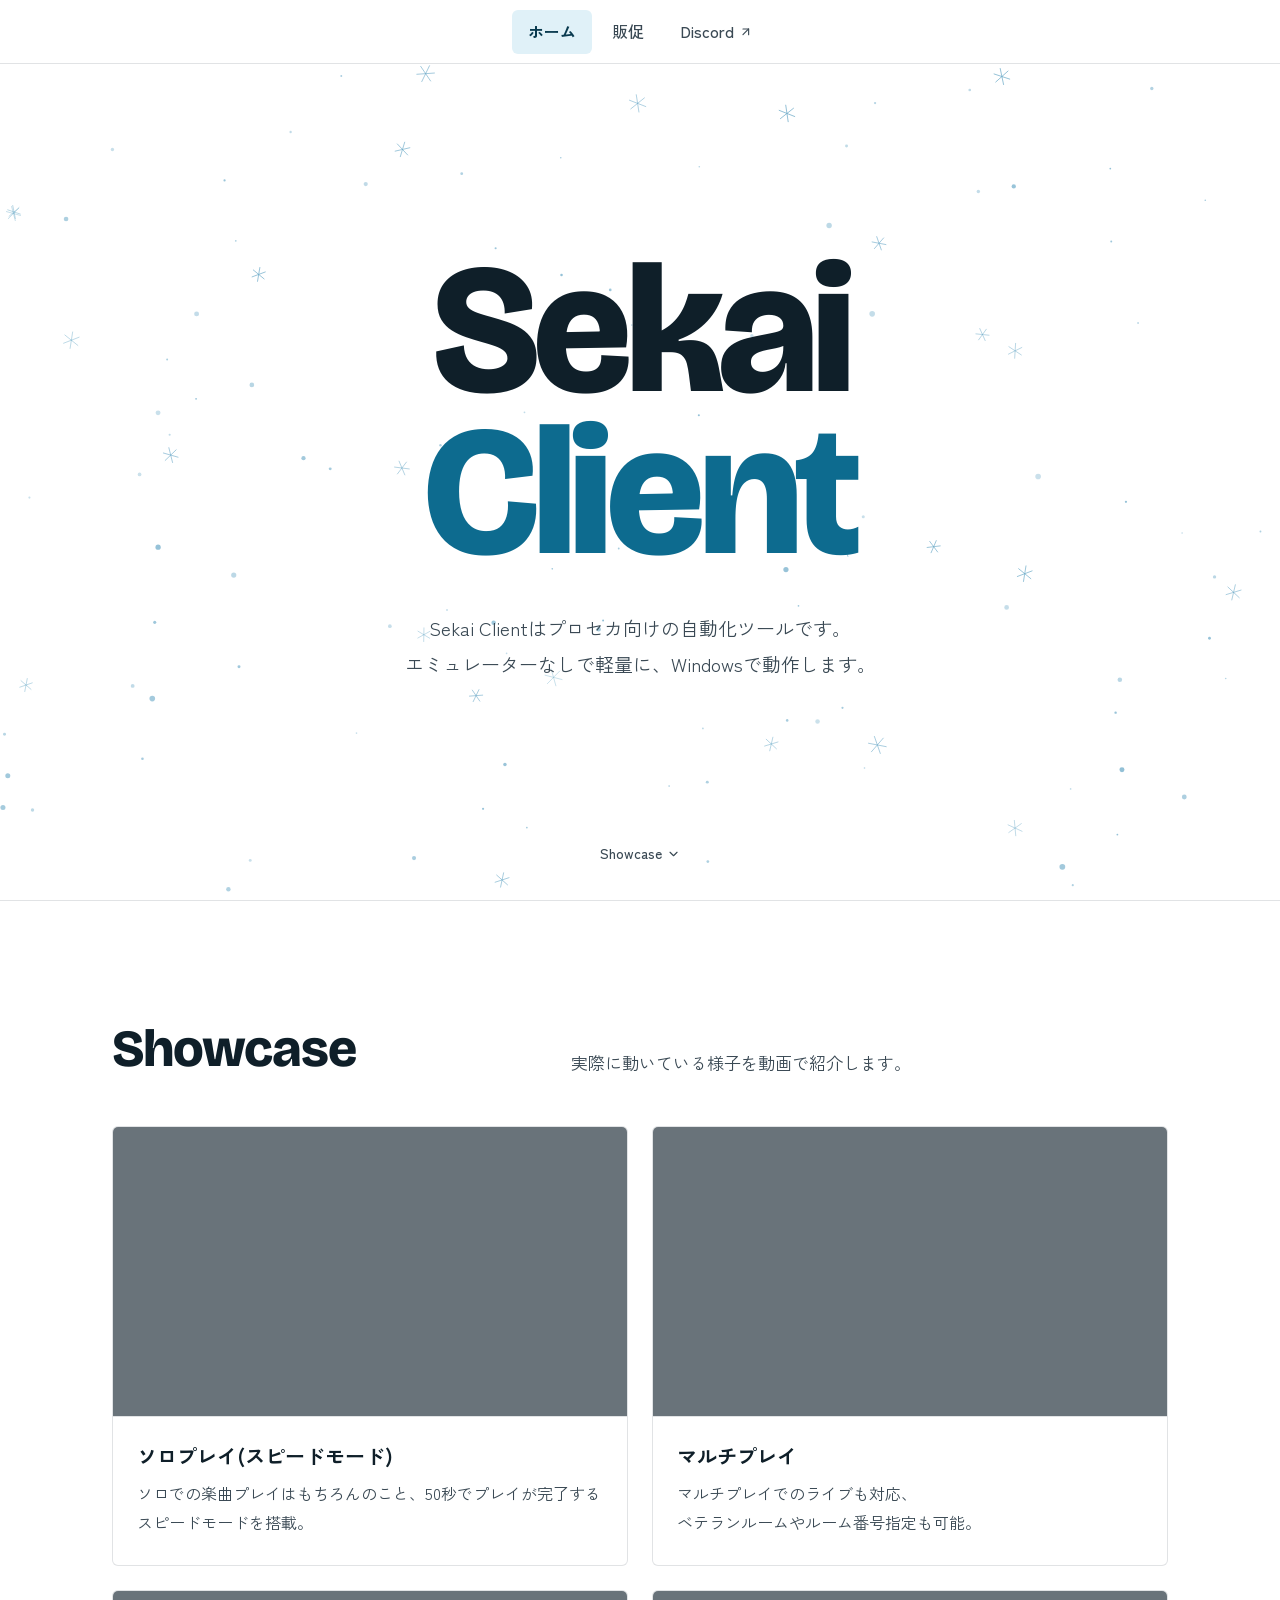
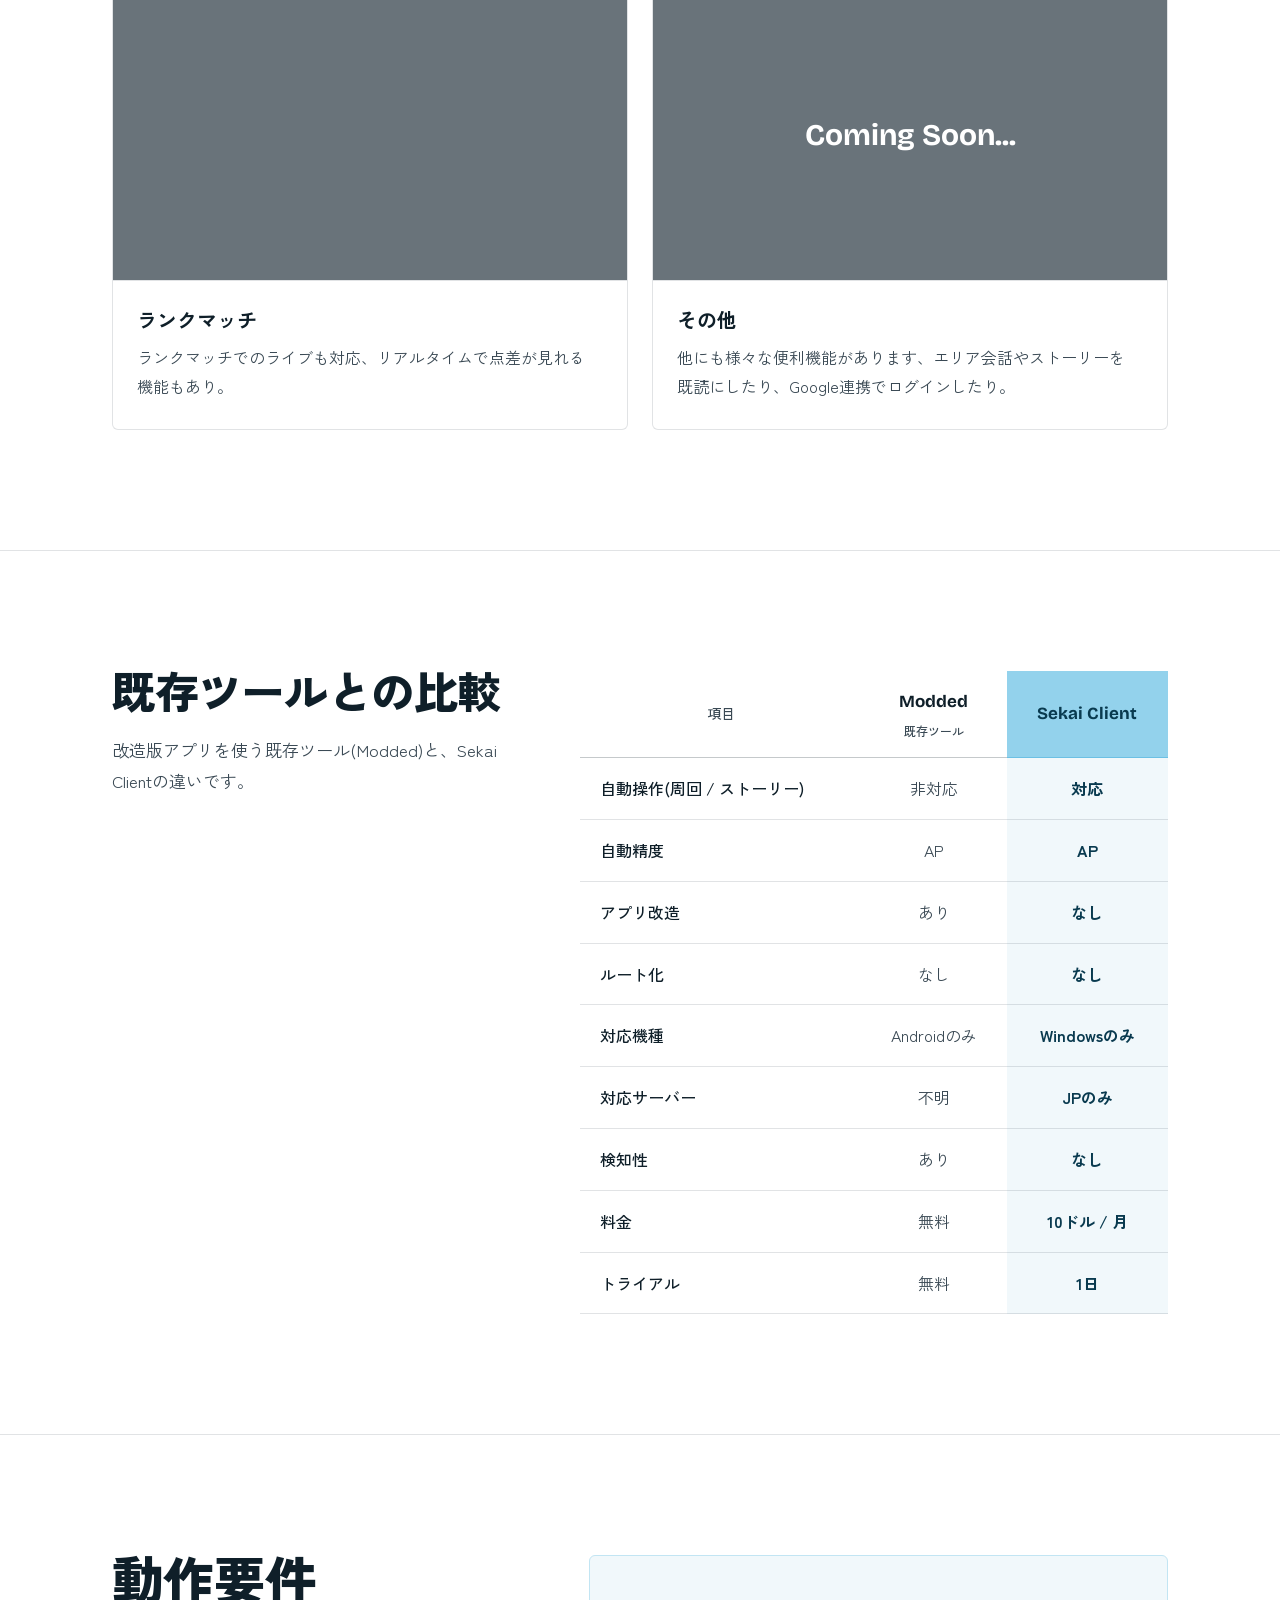
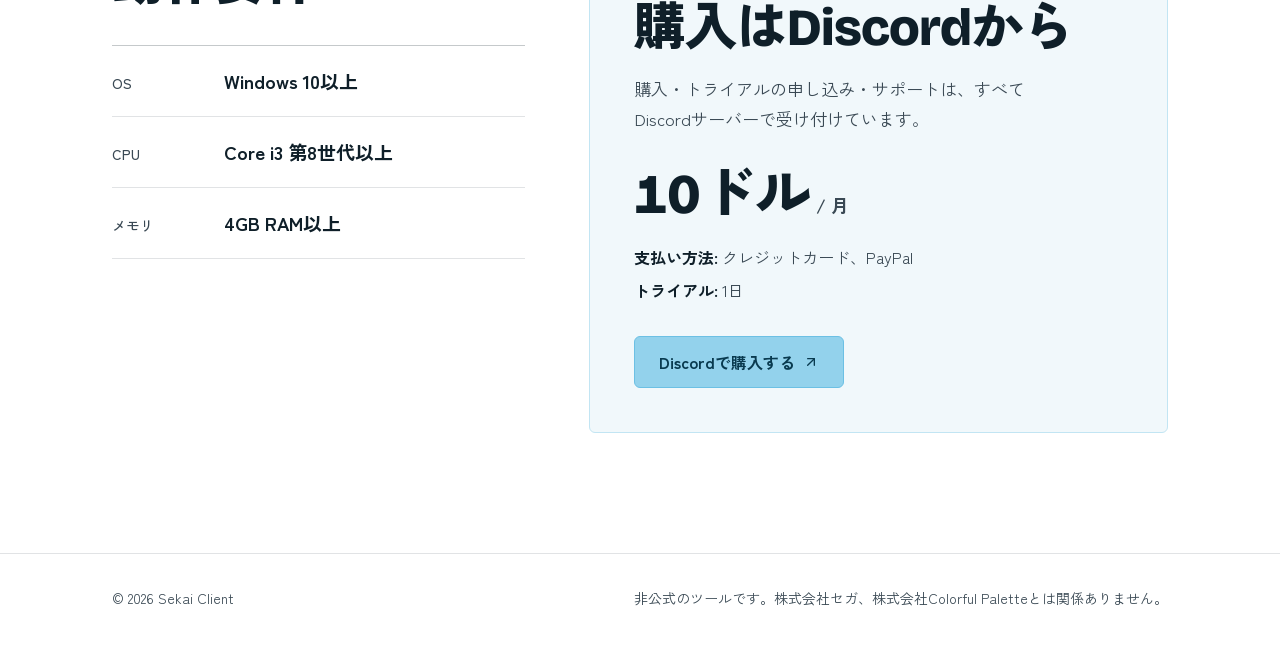
<file: index.html>
<!doctype html>
<html lang="ja">
<head>
  <meta charset="utf-8">
  <meta name="viewport" content="width=device-width, initial-scale=1">
  <title>Sekai Client | プロセカ向け自動化ツール</title>
  <meta name="description" content="Sekai Clientはプロセカ向けの自動化ツールです。エミュレーターなしで軽量に、Windowsで動作します。ソロ・マルチ・ランクマッチの自動プレイに対応、月額10ドル。">
  <meta name="theme-color" content="#ffffff">
  <meta property="og:type" content="website">
  <meta property="og:site_name" content="Sekai Client">
  <meta property="og:title" content="Sekai Client | プロセカ向け自動化ツール">
  <meta property="og:description" content="エミュレーターなしで軽量に、Windowsで動作するプロセカ向け自動化ツール。">
  <link rel="icon" href="assets/img/favicon.svg" type="image/svg+xml">
  <link rel="preconnect" href="https://fonts.googleapis.com">
  <link rel="preconnect" href="https://fonts.gstatic.com" crossorigin>
  <link rel="stylesheet" href="https://fonts.googleapis.com/css2?family=Bricolage+Grotesque:opsz,wght@12..96,500..800&family=Zen+Kaku+Gothic+New:wght@400;500;700;900&display=swap">
  <link rel="stylesheet" href="assets/css/style.css">
  <script src="assets/js/snow.js" defer></script>
</head>
<body>
  <header class="site-header">
    <nav aria-label="メイン">
      <ul class="nav">
        <li><a href="./" aria-current="page">ホーム</a></li>
        <li><a href="promo/">販促</a></li>
        <li>
          <a href="https://discord.gg/DeeG8AZ2aq" target="_blank" rel="noopener">
            Discord
            <svg class="icon" viewBox="0 0 24 24" aria-hidden="true"><path d="M7 7h10v10"/><path d="M7 17 17 7"/></svg>
          </a>
        </li>
      </ul>
    </nav>
  </header>

  <main>
    <section class="hero" aria-labelledby="hero-title">
      <canvas class="hero__snow" data-snow aria-hidden="true"></canvas>
      <div class="hero__inner">
        <h1 class="hero__title" id="hero-title">
          <span>Sekai</span>
          <span class="accent">Client</span>
        </h1>
        <p class="hero__lead">
          <span>Sekai Clientはプロセカ向けの自動化ツールです。</span>
          <span>エミュレーターなしで軽量に、Windowsで動作します。</span>
        </p>
      </div>
      <a class="hero__cue" href="#showcase">
        Showcase
        <svg class="icon" viewBox="0 0 24 24" aria-hidden="true"><path d="m6 9 6 6 6-6"/></svg>
      </a>
    </section>

    <section class="section" id="showcase" aria-labelledby="showcase-title">
      <div class="wrap">
        <div class="showcase__head">
          <h2 class="section__title" id="showcase-title">Showcase</h2>
          <p class="section__lead">実際に動いている様子を動画で紹介します。</p>
        </div>

        <ul class="features">
          <li class="feature">
            <div class="feature__media">
              <iframe src="https://www.youtube-nocookie.com/embed/4htP92yClfg" title="ソロプレイ(スピードモード)" loading="lazy" allow="accelerometer; encrypted-media; gyroscope; picture-in-picture" referrerpolicy="strict-origin-when-cross-origin" allowfullscreen></iframe>
            </div>
            <div class="feature__body">
              <h3 class="feature__title">ソロプレイ(スピードモード)</h3>
              <p class="feature__text">ソロでの楽曲プレイはもちろんのこと、50秒でプレイが完了するスピードモードを搭載。</p>
            </div>
          </li>
          <li class="feature">
            <div class="feature__media">
              <iframe src="https://www.youtube-nocookie.com/embed/vXiPzRrgQsE" title="マルチプレイ" loading="lazy" allow="accelerometer; encrypted-media; gyroscope; picture-in-picture" referrerpolicy="strict-origin-when-cross-origin" allowfullscreen></iframe>
            </div>
            <div class="feature__body">
              <h3 class="feature__title">マルチプレイ</h3>
              <p class="feature__text">マルチプレイでのライブも対応、ベテランルームやルーム番号指定も可能。</p>
            </div>
          </li>
          <li class="feature">
            <div class="feature__media">
              <iframe src="https://www.youtube-nocookie.com/embed/Xn1sWz2OgKk" title="ランクマッチ" loading="lazy" allow="accelerometer; encrypted-media; gyroscope; picture-in-picture" referrerpolicy="strict-origin-when-cross-origin" allowfullscreen></iframe>
            </div>
            <div class="feature__body">
              <h3 class="feature__title">ランクマッチ</h3>
              <p class="feature__text">ランクマッチでのライブも対応、リアルタイムで点差が見れる機能もあり。</p>
            </div>
          </li>
          <li class="feature">
            <div class="feature__media">Coming Soon...</div>
            <div class="feature__body">
              <h3 class="feature__title">その他</h3>
              <p class="feature__text">他にも様々な便利機能があります、エリア会話やストーリーを既読にしたり、Google連携でログインしたり。</p>
            </div>
          </li>
        </ul>
      </div>
    </section>

    <section class="section" id="compare" aria-labelledby="compare-title">
      <div class="wrap compare">
        <div class="compare__head">
          <h2 class="section__title" id="compare-title">既存ツールとの<wbr>比較</h2>
          <p class="section__lead">改造版アプリを使う既存ツール(Modded)と、Sekai Clientの違いです。</p>
        </div>

        <div class="table-scroll">
          <table class="compare-table">
            <caption class="visually-hidden">既存ツール(Modded)とSekai Clientの比較</caption>
            <thead>
              <tr>
                <th scope="col">項目</th>
                <th scope="col">Modded<span class="col-sub">既存ツール</span></th>
                <th scope="col" class="is-ours">Sekai Client</th>
              </tr>
            </thead>
            <tbody>
              <tr><th scope="row">自動操作(周回 / ストーリー)</th><td>非対応</td><td class="is-ours">対応</td></tr>
              <tr><th scope="row">自動精度</th><td>AP</td><td class="is-ours">AP</td></tr>
              <tr><th scope="row">アプリ改造</th><td>あり</td><td class="is-ours">なし</td></tr>
              <tr><th scope="row">ルート化</th><td>なし</td><td class="is-ours">なし</td></tr>
              <tr><th scope="row">対応機種</th><td>Androidのみ</td><td class="is-ours">Windowsのみ</td></tr>
              <tr><th scope="row">対応サーバー</th><td>不明</td><td class="is-ours">JPのみ</td></tr>
              <tr><th scope="row">検知性</th><td>あり</td><td class="is-ours">なし</td></tr>
              <tr><th scope="row">料金</th><td>無料</td><td class="is-ours">10ドル / 月</td></tr>
              <tr><th scope="row">トライアル</th><td>無料</td><td class="is-ours">1日</td></tr>
            </tbody>
          </table>
        </div>
      </div>
    </section>

    <section class="section" id="requirements" aria-labelledby="requirements-title">
      <div class="wrap buy">
        <div>
          <h2 class="section__title" id="requirements-title">動作要件</h2>
          <dl class="specs">
            <div><dt>OS</dt><dd>Windows 10以上</dd></div>
            <div><dt>CPU</dt><dd>Core i3 第8世代以上</dd></div>
            <div><dt>メモリ</dt><dd>4GB RAM以上</dd></div>
          </dl>
        </div>

        <div class="purchase">
          <h2 class="section__title" id="purchase-title">購入は<wbr>Discordから</h2>
          <p class="section__lead">購入・トライアルの申し込み・サポートは、すべてDiscordサーバーで受け付けています。</p>
          <p class="price">
            <span class="price__value">10ドル</span>
            <span class="price__unit">/ 月</span>
          </p>
          <ul class="purchase__notes">
            <li><strong>支払い方法:</strong> クレジットカード、PayPal</li>
            <li><strong>トライアル:</strong> 1日</li>
          </ul>
          <a class="btn btn--primary" href="https://discord.gg/DeeG8AZ2aq" target="_blank" rel="noopener">
            Discordで購入する
            <svg class="icon" viewBox="0 0 24 24" aria-hidden="true"><path d="M7 7h10v10"/><path d="M7 17 17 7"/></svg>
          </a>
        </div>
      </div>
    </section>
  </main>

  <footer class="site-footer">
    <div class="wrap">
      <p>&copy; 2026 Sekai Client</p>
      <p>非公式のツールです。株式会社セガ、株式会社Colorful Paletteとは関係ありません。</p>
    </div>
  </footer>
</body>
</html>
</file>
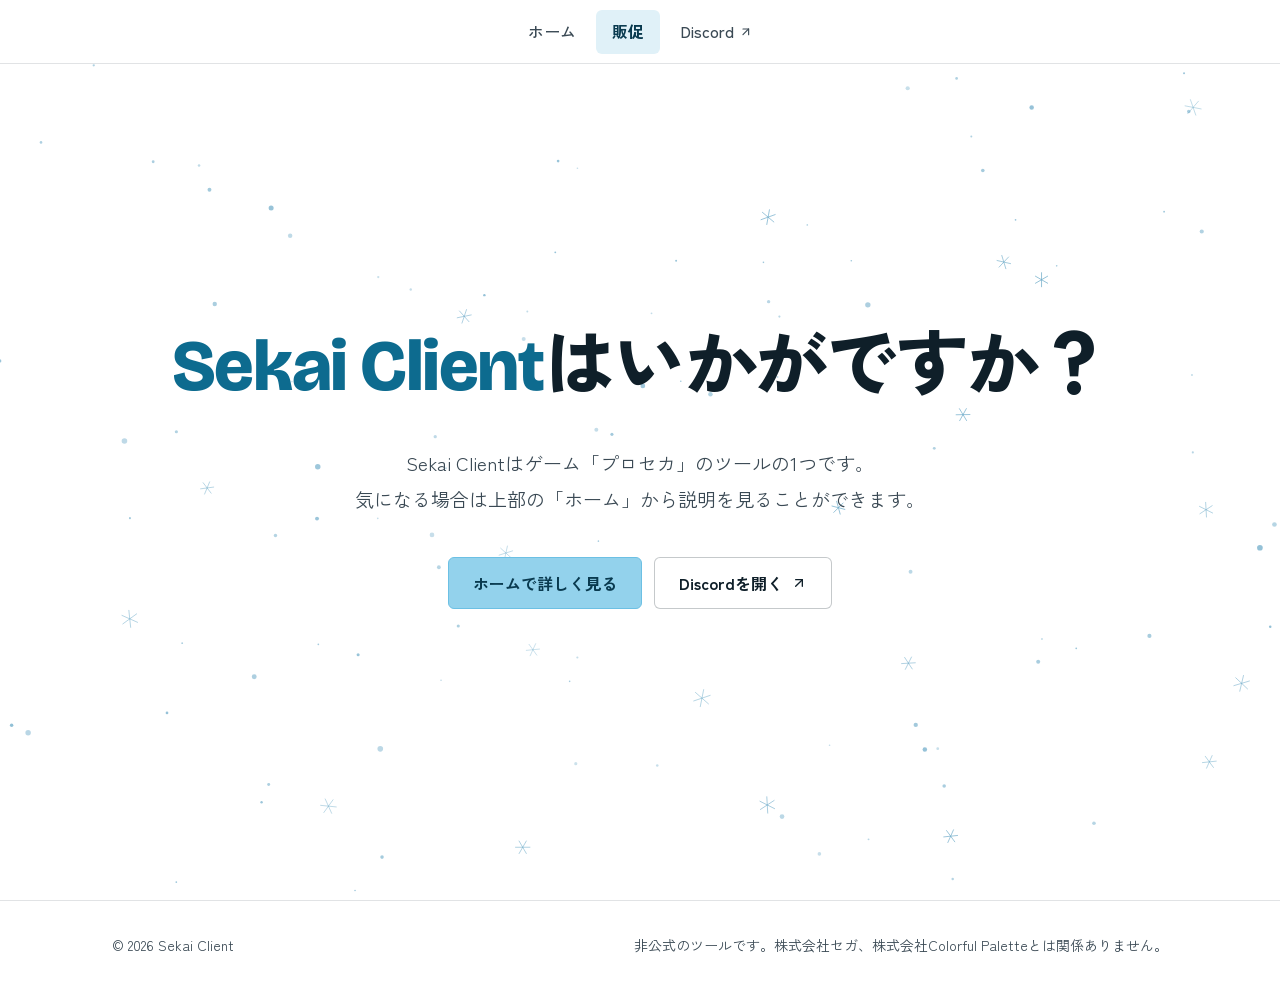
<file: promo/index.html>
<!doctype html>
<html lang="ja">
<head>
  <meta charset="utf-8">
  <meta name="viewport" content="width=device-width, initial-scale=1">
  <title>プロセカのツール・MODを探している方へ | Sekai Client</title>
  <meta name="description" content="プロセカ(pjsekai / pjsk)のツールやmod apkを探している方へ。Sekai Clientはアプリ改造なしでWindowsで動作する、プロセカ向けの自動化ツールです。">
  <meta name="keywords" content="プロセカ ツール,プロセカ チート,プロセカ mod,pjsekai cheat,pjsekai mod apk,pjsekai tool,pjsk mod apk,pjsk cheat,pjsk mod">
  <meta name="theme-color" content="#ffffff">
  <meta property="og:type" content="website">
  <meta property="og:site_name" content="Sekai Client">
  <meta property="og:title" content="プロセカのツール・MODを探している方へ | Sekai Client">
  <meta property="og:description" content="アプリ改造なしでWindowsで動作する、プロセカ向けの自動化ツール。">
  <link rel="icon" href="../assets/img/favicon.svg" type="image/svg+xml">
  <link rel="preconnect" href="https://fonts.googleapis.com">
  <link rel="preconnect" href="https://fonts.gstatic.com" crossorigin>
  <link rel="stylesheet" href="https://fonts.googleapis.com/css2?family=Bricolage+Grotesque:opsz,wght@12..96,500..800&family=Zen+Kaku+Gothic+New:wght@400;500;700;900&display=swap">
  <link rel="stylesheet" href="../assets/css/style.css">
  <script src="../assets/js/snow.js" defer></script>
</head>
<body>
  <header class="site-header">
    <nav aria-label="メイン">
      <ul class="nav">
        <li><a href="../">ホーム</a></li>
        <li><a href="./" aria-current="page">販促</a></li>
        <li>
          <a href="https://discord.gg/DeeG8AZ2aq" target="_blank" rel="noopener">
            Discord
            <svg class="icon" viewBox="0 0 24 24" aria-hidden="true"><path d="M7 7h10v10"/><path d="M7 17 17 7"/></svg>
          </a>
        </li>
      </ul>
    </nav>
  </header>

  <main>
    <section class="hero hero--promo" aria-labelledby="promo-title">
      <canvas class="hero__snow" data-snow aria-hidden="true"></canvas>
      <div class="hero__inner">
        <h1 class="hero__heading" id="promo-title">
          <span class="accent">Sekai Client</span><span>はいかがですか？</span>
        </h1>
        <p class="hero__lead">
          <span>Sekai Clientはゲーム「プロセカ」のツールの1つです。</span>
          <span>気になる場合は上部の「ホーム」から説明を見ることができます。</span>
        </p>
        <div class="hero__actions">
          <a class="btn btn--primary" href="../">ホームで詳しく見る</a>
          <a class="btn btn--secondary" href="https://discord.gg/DeeG8AZ2aq" target="_blank" rel="noopener">
            Discordを開く
            <svg class="icon" viewBox="0 0 24 24" aria-hidden="true"><path d="M7 7h10v10"/><path d="M7 17 17 7"/></svg>
          </a>
        </div>
      </div>
    </section>
  </main>

  <footer class="site-footer">
    <div class="wrap">
      <p>&copy; 2026 Sekai Client</p>
      <p>非公式のツールです。株式会社セガ、株式会社Colorful Paletteとは関係ありません。</p>
    </div>
  </footer>
</body>
</html>
</file>
<file: assets/css/style.css>
/* Sekai Client 共通スタイル
   ホワイト × 雪。水色(--ice-300)は面に使い、文字は濃色(--ice-700 / --ice-900)で読ませる。 */

:root {
  color-scheme: light;

  --paper: #ffffff;
  --ink: #0f1f29;
  --ink-2: #3a4954;
  --line: rgba(15, 31, 41, 0.12);
  --line-strong: rgba(15, 31, 41, 0.24);

  --ice-50: #f1f8fb;
  --ice-100: #e0f1f8;
  --ice-200: #c2e5f3;
  --ice-300: #93d2ec;
  --ice-400: #6cc0e4;
  --ice-700: #0d6b8f;
  --ice-900: #093a4f;

  --placeholder: #69737a;

  --radius: 6px;
  --header-h: 64px;
  --wrap: 1120px;
  --gutter: clamp(16px, 4vw, 32px);
  --section-y: clamp(4.5rem, 10vw, 7.5rem);

  --font-display: "Bricolage Grotesque", "Zen Kaku Gothic New", sans-serif;
  --font-body: "Zen Kaku Gothic New", "Hiragino Sans", "Yu Gothic", sans-serif;
}

*,
*::before,
*::after {
  box-sizing: border-box;
}

html {
  -webkit-text-size-adjust: 100%;
}

@media (prefers-reduced-motion: no-preference) {
  html {
    scroll-behavior: smooth;
  }
}

body {
  margin: 0;
  background: var(--paper);
  color: var(--ink);
  font-family: var(--font-body);
  font-size: 1rem;
  line-height: 1.8;
  word-break: auto-phrase;
  overflow-wrap: break-word;
}

img,
svg,
canvas,
iframe {
  display: block;
}

a {
  color: var(--ice-700);
  text-underline-offset: 0.2em;
}

a:hover {
  color: var(--ice-900);
}

:focus-visible {
  outline: 2px solid var(--ice-900);
  outline-offset: 3px;
}

.wrap {
  max-width: var(--wrap);
  margin: 0 auto;
  padding: 0 var(--gutter);
}

.visually-hidden {
  position: absolute;
  width: 1px;
  height: 1px;
  margin: -1px;
  overflow: hidden;
  clip: rect(0 0 0 0);
  white-space: nowrap;
}

.icon {
  width: 1em;
  height: 1em;
  flex: none;
  fill: none;
  stroke: currentColor;
  stroke-width: 2;
  stroke-linecap: round;
  stroke-linejoin: round;
}

/* ヘッダー */

.site-header nav {
  height: 100%;
}

.site-header {
  position: sticky;
  top: 0;
  z-index: 10;
  height: var(--header-h);
  background: var(--paper);
  border-bottom: 1px solid var(--line);
}

.nav {
  display: flex;
  justify-content: center;
  align-items: center;
  gap: 0.25rem;
  height: 100%;
  margin: 0;
  padding: 0 var(--gutter);
  list-style: none;
}

.nav a {
  display: inline-flex;
  align-items: center;
  gap: 0.3em;
  min-height: 44px;
  padding: 0 1rem;
  border-radius: var(--radius);
  color: var(--ink-2);
  font-weight: 500;
  text-decoration: none;
  transition: background-color 0.15s, color 0.15s;
}

.nav a:hover {
  background: var(--ice-50);
  color: var(--ink);
}

.nav a[aria-current="page"] {
  background: var(--ice-100);
  color: var(--ice-900);
  font-weight: 700;
}

.nav .icon {
  width: 0.85em;
  height: 0.85em;
}

/* ボタン: すべてこのクラスを使う */

.btn {
  display: inline-flex;
  align-items: center;
  justify-content: center;
  gap: 0.5em;
  min-height: 52px;
  padding: 0 1.5rem;
  border: 1px solid transparent;
  border-radius: var(--radius);
  font: 700 1rem/1 var(--font-body);
  text-decoration: none;
  transition: background-color 0.15s, border-color 0.15s, transform 0.1s;
}

.btn:active {
  transform: translateY(1px);
}

.btn--primary {
  background: var(--ice-300);
  border-color: var(--ice-400);
  color: var(--ice-900);
}

.btn--primary:hover {
  background: var(--ice-400);
  border-color: var(--ice-700);
  color: var(--ice-900);
}

.btn--secondary {
  background: var(--paper);
  border-color: var(--line-strong);
  color: var(--ink);
}

.btn--secondary:hover {
  background: var(--ice-50);
  border-color: var(--ice-700);
  color: var(--ink);
}

/* ヒーロー(雪) */

.hero {
  position: relative;
  display: grid;
  place-items: center;
  min-height: calc(100svh - var(--header-h));
  padding: 4rem var(--gutter) 6rem;
  overflow: hidden;
  text-align: center;
}

.hero__snow {
  position: absolute;
  inset: 0;
  width: 100%;
  height: 100%;
  pointer-events: none;
}

.hero__inner {
  position: relative;
}

.hero__title {
  margin: 0;
  font-family: var(--font-display);
  font-size: clamp(4.5rem, 17vw, 11.5rem);
  font-weight: 800;
  line-height: 0.88;
  letter-spacing: -0.035em;
}

.hero__title span {
  display: block;
}

.hero__title .accent {
  color: var(--ice-700);
}

.hero__lead {
  max-width: 34em;
  margin: 2.25rem auto 0;
  color: var(--ink-2);
  font-size: clamp(1rem, 2.2vw, 1.1875rem);
  line-height: 1.9;
}

.hero__lead span {
  display: block;
}

.hero__cue {
  position: absolute;
  left: 50%;
  bottom: 1.5rem;
  transform: translateX(-50%);
  display: inline-flex;
  align-items: center;
  gap: 0.35em;
  min-height: 44px;
  padding: 0 0.75rem;
  color: var(--ink-2);
  font-size: 0.875rem;
  font-weight: 500;
  text-decoration: none;
}

.hero__cue:hover {
  color: var(--ice-900);
}

/* 販促ページのヒーロー */

.hero--promo .hero__heading {
  margin: 0;
  font-family: var(--font-display);
  font-size: clamp(2rem, 6.4vw, 4.5rem);
  font-weight: 800;
  line-height: 1.2;
  letter-spacing: -0.02em;
}

.hero--promo .hero__heading span {
  display: inline-block;
}

.hero--promo .hero__heading .accent {
  color: var(--ice-700);
}

.hero__actions {
  display: flex;
  flex-wrap: wrap;
  justify-content: center;
  gap: 0.75rem;
  margin-top: 2.5rem;
}

/* セクション共通 */

.section {
  padding: var(--section-y) 0;
  border-top: 1px solid var(--line);
  scroll-margin-top: var(--header-h);
}

.section__title {
  margin: 0;
  word-break: keep-all;
  font-family: var(--font-display);
  font-size: clamp(2rem, 5vw, 3.25rem);
  font-weight: 800;
  line-height: 1.1;
  letter-spacing: -0.02em;
}

.section__lead {
  margin: 1rem 0 0;
  color: var(--ink-2);
  font-size: 1.0625rem;
}

/* Showcase */

.showcase__head {
  display: grid;
  gap: 1rem 2rem;
  align-items: end;
  margin-bottom: 3rem;
}

.showcase__head .section__lead {
  margin: 0;
}

@media (min-width: 860px) {
  .showcase__head {
    grid-template-columns: 5fr 7fr;
  }
}

.features {
  display: grid;
  gap: 1.5rem;
  margin: 0;
  padding: 0;
  list-style: none;
}

@media (min-width: 720px) {
  .features {
    grid-template-columns: repeat(2, 1fr);
  }
}

.feature {
  overflow: hidden;
  border: 1px solid var(--line);
  border-radius: var(--radius);
  background: var(--paper);
}

.feature__media {
  display: grid;
  place-items: center;
  aspect-ratio: 16 / 9;
  background: var(--placeholder);
  color: #ffffff;
  font-family: var(--font-display);
  font-size: clamp(1.5rem, 3vw, 1.875rem);
  font-weight: 700;
}

.feature__media iframe {
  width: 100%;
  height: 100%;
  border: 0;
}

.feature__body {
  padding: 1.5rem 1.5rem 1.75rem;
  border-top: 1px solid var(--line);
}

.feature__title {
  margin: 0;
  font-size: 1.25rem;
  font-weight: 700;
  line-height: 1.5;
}

.feature__text {
  margin: 0.5rem 0 0;
  color: var(--ink-2);
}

/* 比較表 */

.compare {
  display: grid;
  gap: 2.5rem 3rem;
}

@media (min-width: 960px) {
  .compare {
    grid-template-columns: 5fr 7fr;
    align-items: start;
  }

  .compare__head .section__title {
    font-size: 2.75rem;
  }

  .compare__head {
    position: sticky;
    top: calc(var(--header-h) + 2rem);
  }
}

.table-scroll {
  overflow-x: auto;
}

.compare-table {
  width: 100%;
  border-collapse: collapse;
  font-variant-numeric: tabular-nums;
}

.compare-table th,
.compare-table td {
  padding: 1rem 1.25rem;
  white-space: nowrap;
  border-bottom: 1px solid var(--line);
  text-align: center;
  vertical-align: middle;
}

.compare-table thead th {
  border-bottom: 1px solid var(--line-strong);
  font-family: var(--font-display);
  font-size: 1.0625rem;
  font-weight: 700;
}

.compare-table thead th:first-child {
  color: var(--ink-2);
  font-family: var(--font-body);
  font-size: 0.875rem;
  font-weight: 500;
}

.compare-table th[scope="row"] {
  text-align: left;
  font-weight: 500;
  white-space: normal;
}

.compare-table .col-sub {
  display: block;
  margin-top: 0.15rem;
  color: var(--ink-2);
  font-family: var(--font-body);
  font-size: 0.75rem;
  font-weight: 500;
}

.compare-table .is-ours {
  background: var(--ice-50);
  color: var(--ice-900);
  font-weight: 700;
}

.compare-table thead .is-ours {
  background: var(--ice-300);
  border-bottom-color: var(--ice-400);
}

.compare-table tbody td:not(.is-ours) {
  color: var(--ink-2);
}

@media (max-width: 559px) {
  .compare-table th,
  .compare-table td {
    padding: 0.875rem 0.5rem;
    font-size: 0.875rem;
  }

  .compare-table th[scope="row"] {
    padding-left: 0;
  }
}

/* 動作要件 + 購入 */

.buy {
  display: grid;
  gap: 2.5rem;
}

@media (min-width: 900px) {
  .buy {
    grid-template-columns: 5fr 7fr;
    gap: 4rem;
    align-items: start;
  }
}

.specs {
  margin: 2rem 0 0;
  border-top: 1px solid var(--line-strong);
}

.specs div {
  display: grid;
  grid-template-columns: 6rem 1fr;
  gap: 1rem;
  align-items: baseline;
  padding: 1.125rem 0;
  border-bottom: 1px solid var(--line);
}

.specs dt {
  color: var(--ink-2);
  font-size: 0.875rem;
  font-weight: 500;
}

.specs dd {
  margin: 0;
  font-size: 1.1875rem;
  font-weight: 700;
}

.purchase {
  padding: clamp(1.75rem, 4vw, 2.75rem);
  border: 1px solid var(--ice-200);
  border-radius: var(--radius);
  background: var(--ice-50);
}

.purchase .section__lead {
  max-width: none;
}

.price {
  display: flex;
  align-items: baseline;
  gap: 0.4rem;
  margin: 2rem 0 0;
  font-variant-numeric: tabular-nums;
}

.price__value {
  font-family: var(--font-display);
  font-size: clamp(2.5rem, 6vw, 3.5rem);
  font-weight: 800;
  line-height: 1;
  letter-spacing: -0.02em;
}

.price__unit {
  color: var(--ink-2);
  font-size: 1.125rem;
  font-weight: 700;
}

.purchase__notes {
  margin: 1.25rem 0 2rem;
  padding: 0;
  list-style: none;
  color: var(--ink-2);
}

.purchase__notes li + li {
  margin-top: 0.25rem;
}

.purchase__notes strong {
  color: var(--ink);
}

/* フッター */

.site-footer {
  padding: 2rem 0 2.5rem;
  border-top: 1px solid var(--line);
  color: var(--ink-2);
  font-size: 0.875rem;
}

.site-footer .wrap {
  display: flex;
  flex-wrap: wrap;
  justify-content: space-between;
  gap: 0.5rem 2rem;
}

.site-footer p {
  margin: 0;
}

@media (max-width: 399px) {
  .nav a {
    padding: 0 0.75rem;
  }

  .btn {
    width: 100%;
  }
}
</file>
